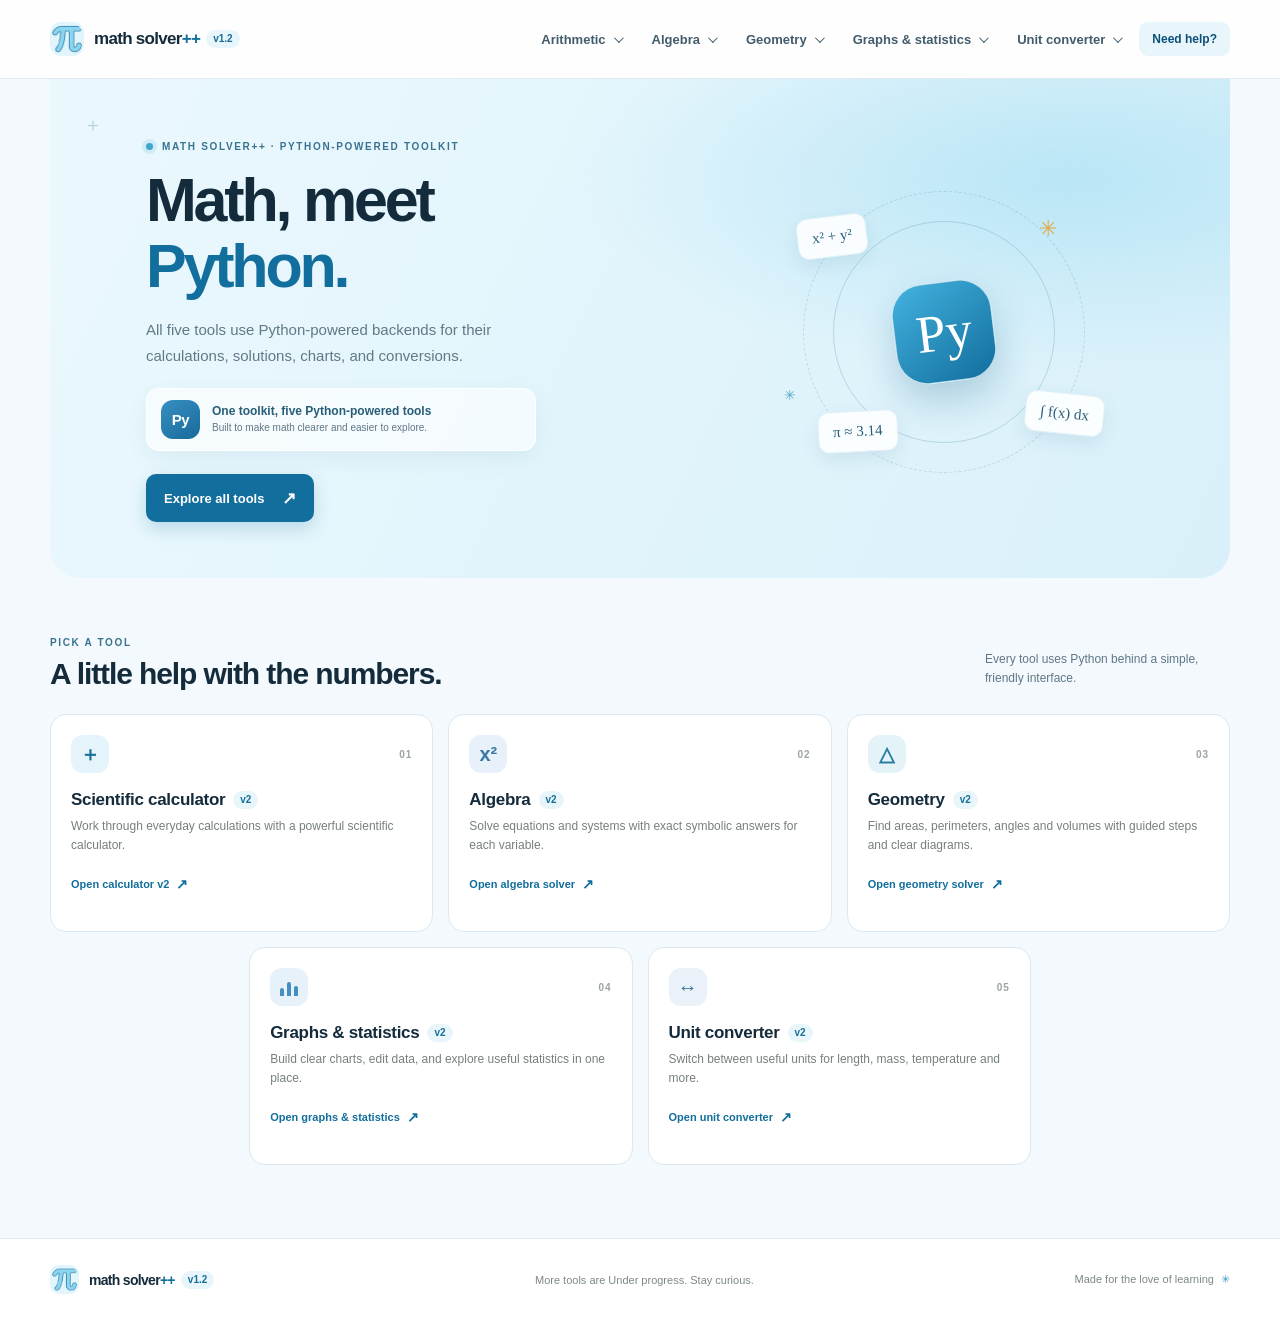
<file: index.html>
<!doctype html>
<html lang="en">
    <head>
        <meta charset="UTF-8" />
        <meta name="viewport" content="width=device-width, initial-scale=1.0" />
        <meta
            name="description"
            content="Math Solver++ v1.2 brings five Python-powered math tools together to help you calculate, solve, visualize, and convert."
        />
        <title>Math Solver++ v1.2 | Python-powered math tools</title>
        <link rel="icon" type="image/png" href="icon.png" />
        <link rel="stylesheet" href="style.css" />
        <script src="script.js" defer></script>
    </head>
    <body>
        <header class="site-header">
            <div class="header-inner">
                <a class="brand" href="/" aria-label="Math Solver++ home">
                    <img class="brand-mark" src="icon.png" alt="" />
                    <span>math solver<span class="brand-plus">++</span></span>
                    <span class="brand-version">v1.2</span>
                </a>

                <button
                    class="menu-toggle"
                    type="button"
                    aria-label="Open navigation menu"
                    aria-expanded="false"
                    aria-controls="primary-navigation"
                >
                    <span></span>
                    <span></span>
                    <span></span>
                </button>

                <nav
                    class="primary-navigation"
                    id="primary-navigation"
                    aria-label="Main navigation"
                >
                    <details class="nav-dropdown">
                        <summary>Arithmetic</summary>
                        <div class="dropdown-menu">
                            <a href="/scientific-calculator"
                                >Scientific calculator · v2</a
                            >
                        </div>
                    </details>
                    <details class="nav-dropdown">
                        <summary>Algebra</summary>
                        <div class="dropdown-menu">
                            <a href="/algebra/">Algebra solver · v2</a>
                        </div>
                    </details>
                    <details class="nav-dropdown">
                        <summary>Geometry</summary>
                        <div class="dropdown-menu">
                            <a href="/geometry/">Geometry solver · v2</a>
                        </div>
                    </details>
                    <details class="nav-dropdown">
                        <summary>Graphs &amp; statistics</summary>
                        <div class="dropdown-menu">
                            <a href="/graph/">Graphs &amp; statistics · v2</a>
                        </div>
                    </details>
                    <details class="nav-dropdown">
                        <summary>Unit converter</summary>
                        <div class="dropdown-menu">
                            <a href="/unit-converter/">Unit converter · v2</a>
                        </div>
                    </details>
                    <a class="nav-help-link" href="/help/">Need help?</a>
                </nav>
            </div>
        </header>

        <main>
            <section class="intro-section">
                <div class="intro-copy">
                    <p class="eyebrow">
                        <span></span> MATH SOLVER++ · PYTHON-POWERED TOOLKIT
                    </p>
                    <h1>Math, meet<br /><span>Python.</span></h1>
                    <p class="intro-text">
                        All five tools use Python-powered backends for their
                        calculations, solutions, charts, and conversions.
                    </p>
                    <div class="python-note">
                        <span class="python-mark" aria-hidden="true">Py</span>
                        <span>
                            <strong>One toolkit, five Python-powered tools</strong>
                            <small>Built to make math clearer and easier to explore.</small>
                        </span>
                    </div>
                    <a class="primary-button" href="#tools-heading">
                        Explore all tools
                        <span aria-hidden="true">↗</span>
                    </a>
                </div>

                <div class="math-art" aria-hidden="true">
                    <span class="art-orbit orbit-one"></span>
                    <span class="art-orbit orbit-two"></span>
                    <span class="art-star star-one">✳</span>
                    <span class="art-star star-two">✳</span>
                    <span class="art-equation equation-one">x² + y²</span>
                    <span class="art-equation equation-two">∫ f(x) dx</span>
                    <span class="art-equation equation-three">π ≈ 3.14</span>
                    <span class="art-center">Py</span>
                </div>
                <span class="intro-decoration" aria-hidden="true">+</span>
            </section>

            <section class="tools-section" aria-labelledby="tools-heading">
                <div class="section-heading">
                    <div>
                        <p class="eyebrow">PICK A TOOL</p>
                        <h2 id="tools-heading">
                            A little help with the numbers.
                        </h2>
                    </div>
                    <p>Every tool uses Python behind a simple, friendly interface.</p>
                </div>

                <div class="tool-grid">
                    <article class="tool-card arithmetic-card">
                        <div class="card-top">
                            <span class="tool-icon" aria-hidden="true">＋</span>
                            <span class="card-number">01</span>
                        </div>
                        <h3 class="tool-title">
                            Scientific calculator
                            <span class="tool-version">v2</span>
                        </h3>
                        <p>
                            Work through everyday calculations with a powerful
                            scientific calculator.
                        </p>
                        <a href="/scientific-calculator" class="card-link">
                            Open calculator v2 <span aria-hidden="true">↗</span>
                        </a>
                    </article>

                    <article class="tool-card algebra-card">
                        <div class="card-top">
                            <span class="tool-icon" aria-hidden="true">x²</span>
                            <span class="card-number">02</span>
                        </div>
                        <h3 class="tool-title">
                            Algebra <span class="tool-version">v2</span>
                        </h3>
                        <p>
                            Solve equations and systems with exact symbolic
                            answers for each variable.
                        </p>
                        <a href="/algebra/" class="card-link">
                            Open algebra solver
                            <span aria-hidden="true">↗</span>
                        </a>
                    </article>

                    <article class="tool-card geometry-card">
                        <div class="card-top">
                            <span class="tool-icon" aria-hidden="true">△</span>
                            <span class="card-number">03</span>
                        </div>
                        <h3 class="tool-title">
                            Geometry <span class="tool-version">v2</span>
                        </h3>
                        <p>
                            Find areas, perimeters, angles and volumes with
                            guided steps and clear diagrams.
                        </p>
                        <a href="/geometry/" class="card-link">
                            Open geometry solver
                            <span aria-hidden="true">↗</span>
                        </a>
                    </article>

                    <article class="tool-card graphs-card">
                        <div class="card-top">
                            <span class="tool-icon bar-icon" aria-hidden="true">
                                <i></i><i></i><i></i>
                            </span>
                            <span class="card-number">04</span>
                        </div>
                        <h3 class="tool-title">
                            Graphs &amp; statistics
                            <span class="tool-version">v2</span>
                        </h3>
                        <p>
                            Build clear charts, edit data, and explore useful
                            statistics in one place.
                        </p>
                        <a href="/graph/" class="card-link">
                            Open graphs &amp; statistics
                            <span aria-hidden="true">↗</span>
                        </a>
                    </article>

                    <article class="tool-card converter-card">
                        <div class="card-top">
                            <span class="tool-icon" aria-hidden="true">↔</span>
                            <span class="card-number">05</span>
                        </div>
                        <h3 class="tool-title">
                            Unit converter <span class="tool-version">v2</span>
                        </h3>
                        <p>
                            Switch between useful units for length, mass,
                            temperature and more.
                        </p>
                        <a href="/unit-converter/" class="card-link">
                            Open unit converter
                            <span aria-hidden="true">↗</span>
                        </a>
                    </article>
                </div>
            </section>
        </main>

        <footer class="site-footer">
            <a class="brand footer-brand" href="/">
                <img class="brand-mark" src="icon.png" alt="" />
                <span>math solver<span class="brand-plus">++</span></span>
                <span class="brand-version">v1.2</span>
            </a>
            <p>More tools are Under progress. Stay curious.</p>
            <span class="footer-note"
                >Made for the love of learning
                <span aria-hidden="true">✳</span></span
            >
        </footer>
    </body>
</html>
</file>
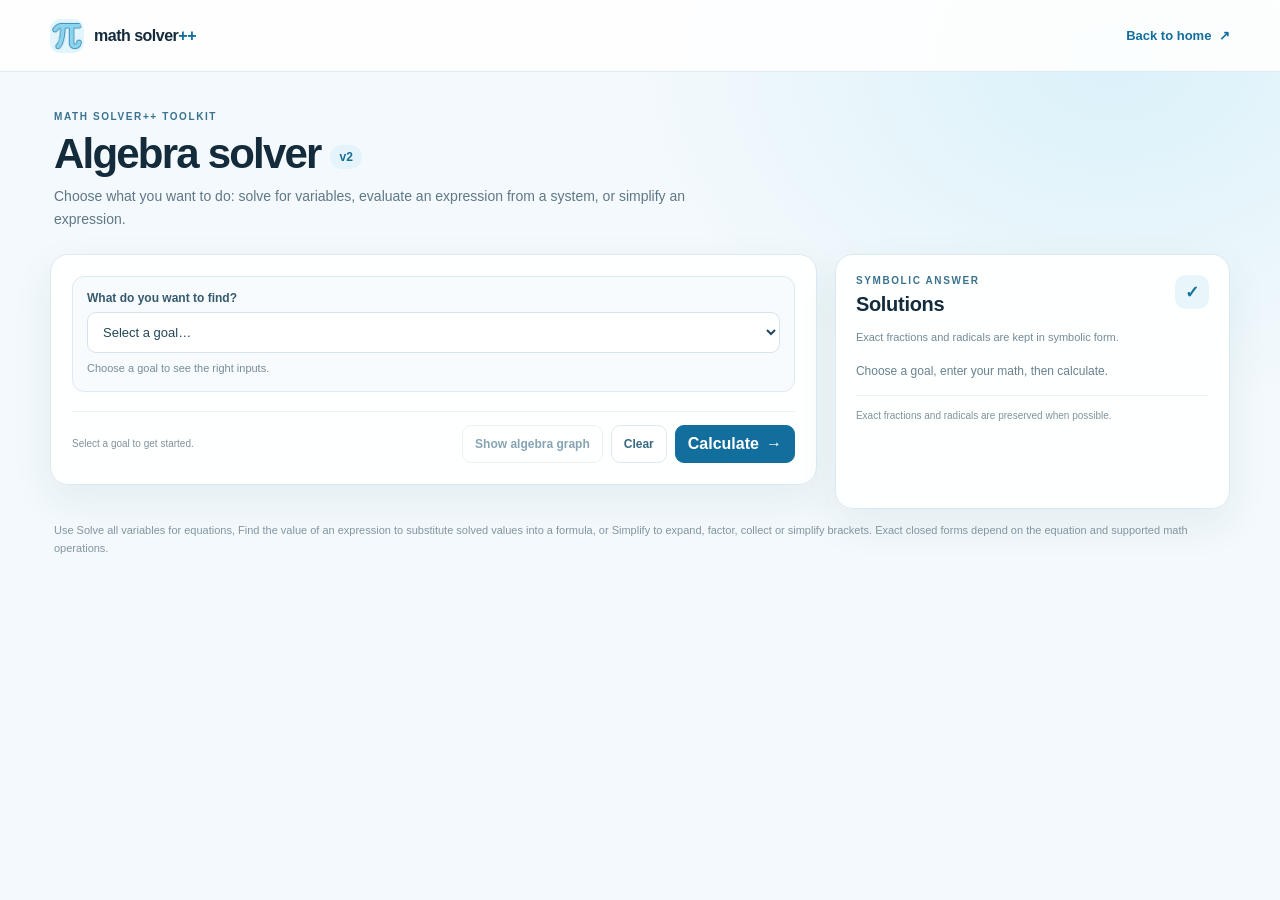
<file: algebra/index.html>
<!doctype html>
<html lang="en">
    <head>
        <meta charset="UTF-8" />
        <meta name="viewport" content="width=device-width, initial-scale=1.0" />
        <meta
            name="description"
            content="Solve equations and systems of equations with Math Solver++ Algebra."
        />
        <title>Algebra Solver v2 | Math Solver++</title>
        <link rel="icon" type="image/png" href="../icon.png" />
        <link rel="stylesheet" href="style.css" />
        <script src="script.js" defer></script>
    </head>
    <body>
        <header class="site-header">
            <a class="brand" href="/">
                <img src="../icon.png" alt="" />
                <span>math solver<span class="brand-plus">++</span></span>
            </a>
            <a class="home-link" href="/"
                >Back to home <span aria-hidden="true">↗</span></a
            >
        </header>

        <main class="page-shell">
            <section class="page-heading">
                <p class="eyebrow">MATH SOLVER++ TOOLKIT</p>
                <h1>Algebra solver <span class="page-version">v2</span></h1>
                <p class="intro">
                    Choose what you want to do: solve for variables, evaluate an
                    expression from a system, or simplify an expression.
                </p>
            </section>

            <section class="workspace" aria-label="Algebra solver">
                <div class="workspace-main">
                    <div class="goal-picker">
                        <label for="goal-mode">What do you want to find?</label>
                        <select id="goal-mode">
                            <option value="">Select a goal…</option>
                            <option value="solve">
                                Find all variable values
                            </option>
                            <option value="evaluate">
                                Find the value of an expression
                            </option>
                            <option value="simplify">
                                Simplify or transform an expression
                            </option>
                        </select>
                        <p id="mode-help">
                            Choose a goal to see the right inputs.
                        </p>
                    </div>

                    <section class="mode-input" id="equation-input" hidden>
                        <div class="equation-heading">
                            <div>
                                <h2 id="equation-heading">Your equations</h2>
                                <p id="equation-description">
                                    Use one equation per line. An expression
                                    without = is treated as equal to zero.
                                </p>
                            </div>
                            <button
                                class="secondary-button"
                                id="add-equation"
                                type="button"
                            >
                                <span aria-hidden="true">＋</span> Add equation
                            </button>
                        </div>

                        <label class="sr-only" for="equations"
                            >Equations, one per line</label
                        >
                        <textarea
                            id="equations"
                            rows="5"
                            spellcheck="false"
                            autocomplete="off"
                            autocapitalize="off"
                            inputmode="none"
                            virtualkeyboardpolicy="manual"
                            placeholder="e.g. 2x + y = 7"
                            aria-describedby="equation-help"
                        ></textarea>
                        <p class="field-help" id="equation-help">
                            Each equation line gets its own colored curve.
                            Example: 2x + y = 7, then x - y = 2.
                        </p>
                        <div class="graph-examples">
                            <label for="graph-example">Try a graph shape</label>
                            <select id="graph-example">
                                <option value="">Choose an example...</option>
                                <option value="circle">Circle</option>
                                <option value="ellipse">Ellipse</option>
                                <option value="parabola">Parabola</option>
                                <option value="hyperbola">Hyperbola</option>
                                <option value="lines">Multiple lines</option>
                            </select>
                            <button
                                class="secondary-button"
                                id="load-graph-example"
                                type="button"
                            >
                                Load and graph
                            </button>
                        </div>
                    </section>

                    <section class="mode-input" id="target-input" hidden>
                        <label class="field-label" for="target-expression">
                            Expression to evaluate
                        </label>
                        <textarea
                            id="target-expression"
                            rows="2"
                            spellcheck="false"
                            autocomplete="off"
                            autocapitalize="off"
                            inputmode="none"
                            virtualkeyboardpolicy="manual"
                            placeholder="e.g. x^2 + y^2"
                        ></textarea>
                        <p class="field-help">
                            The expression is evaluated for every solution of
                            your equation system.
                        </p>
                    </section>

                    <section class="mode-input" id="simplify-input" hidden>
                        <label class="field-label" for="expression-input">
                            Expression to simplify
                        </label>
                        <textarea
                            id="expression-input"
                            rows="3"
                            spellcheck="false"
                            autocomplete="off"
                            autocapitalize="off"
                            inputmode="none"
                            virtualkeyboardpolicy="manual"
                            placeholder="e.g. (x + 1)(x + 2)"
                        ></textarea>
                        <div class="operation-picker">
                            <label for="simplify-operation">Operation</label>
                            <select id="simplify-operation">
                                <option value="simplify">
                                    Simplify expression
                                </option>
                                <option value="expand">Expand brackets</option>
                                <option value="factor">
                                    Factor expression
                                </option>
                                <option value="collect">
                                    Collect like terms
                                </option>
                            </select>
                        </div>
                    </section>

                    <div id="keypad-section" hidden>
                        <div class="editor-toolbar">
                            <div
                                class="keypad-tabs"
                                role="tablist"
                                aria-label="Keypad type"
                            >
                                <button
                                    class="keypad-tab active"
                                    id="numbers-tab"
                                    type="button"
                                    role="tab"
                                    aria-selected="true"
                                    aria-controls="number-keypad"
                                >
                                    1 · Numbers
                                </button>
                                <button
                                    class="keypad-tab"
                                    id="letters-tab"
                                    type="button"
                                    role="tab"
                                    aria-selected="false"
                                    aria-controls="letter-keypad"
                                >
                                    A–Z · Variables
                                </button>
                            </div>
                            <span class="keyboard-note">On-screen keypad</span>
                        </div>

                        <div
                            id="number-keypad"
                            class="keypad"
                            role="tabpanel"
                            aria-labelledby="numbers-tab"
                        >
                            <button type="button" class="key" data-insert="7">
                                7
                            </button>
                            <button type="button" class="key" data-insert="8">
                                8
                            </button>
                            <button type="button" class="key" data-insert="9">
                                9
                            </button>
                            <button
                                type="button"
                                class="key utility"
                                data-action="backspace"
                            >
                                DEL
                            </button>
                            <button
                                type="button"
                                class="key utility"
                                data-action="clear"
                            >
                                AC
                            </button>
                            <button
                                type="button"
                                class="key operator"
                                data-template="fraction"
                            >
                                a⁄b
                            </button>

                            <button type="button" class="key" data-insert="4">
                                4
                            </button>
                            <button type="button" class="key" data-insert="5">
                                5
                            </button>
                            <button type="button" class="key" data-insert="6">
                                6
                            </button>
                            <button
                                type="button"
                                class="key operator"
                                data-insert="*"
                            >
                                ×
                            </button>
                            <button
                                type="button"
                                class="key operator"
                                data-insert="-"
                            >
                                −
                            </button>
                            <button
                                type="button"
                                class="key structure"
                                data-template="mixed"
                            >
                                Mixed fraction
                            </button>

                            <button type="button" class="key" data-insert="1">
                                1
                            </button>
                            <button type="button" class="key" data-insert="2">
                                2
                            </button>
                            <button type="button" class="key" data-insert="3">
                                3
                            </button>
                            <button
                                type="button"
                                class="key operator"
                                data-insert="+"
                            >
                                +
                            </button>
                            <button
                                type="button"
                                class="key operator"
                                data-insert="="
                            >
                                =
                            </button>
                            <button
                                type="button"
                                class="key structure"
                                data-template="root"
                            >
                                ⁿ√
                            </button>

                            <button type="button" class="key" data-insert="0">
                                0
                            </button>
                            <button type="button" class="key" data-insert=".">
                                .
                            </button>
                            <button
                                type="button"
                                class="key structure"
                                data-template="sqrt"
                            >
                                √
                            </button>
                            <button
                                type="button"
                                class="key structure"
                                data-template="power"
                            >
                                xⁿ
                            </button>
                            <button
                                type="button"
                                class="key operator"
                                data-insert="("
                            >
                                (
                            </button>
                            <button
                                type="button"
                                class="key operator"
                                data-insert=")"
                            >
                                )
                            </button>

                            <button
                                type="button"
                                class="key function"
                                data-insert="pi"
                            >
                                π
                            </button>
                            <button
                                type="button"
                                class="key function"
                                data-insert="^"
                            >
                                ^
                            </button>
                            <button
                                type="button"
                                class="key function"
                                data-insert="abs("
                            >
                                abs
                            </button>
                            <button
                                type="button"
                                class="key function"
                                data-insert="factor("
                            >
                                factor
                            </button>
                            <button
                                type="button"
                                class="key function"
                                data-insert="expand("
                            >
                                expand
                            </button>
                            <button
                                type="button"
                                class="key function"
                                data-insert="simplify("
                            >
                                simplify
                            </button>
                        </div>

                        <div
                            id="letter-keypad"
                            class="keypad letter-keypad"
                            role="tabpanel"
                            aria-labelledby="letters-tab"
                            hidden
                        ></div>
                    </div>

                    <div class="actions-row">
                        <p class="keyboard-note" id="action-hint">
                            Select a goal to get started.
                        </p>
                        <div class="action-buttons">
                            <button
                                class="secondary-button"
                                id="graph-algebra"
                                type="button"
                                aria-expanded="false"
                                aria-controls="algebra-graph"
                            >
                                Show algebra graph
                            </button>
                            <button
                                class="secondary-button clear-button"
                                id="clear-equations"
                                type="button"
                            >
                                Clear
                            </button>
                            <button
                                class="solve-button"
                                id="solve-equations"
                                type="button"
                            >
                                <span id="solve-button-label">Calculate</span>
                                <span aria-hidden="true">→</span>
                            </button>
                        </div>
                    </div>
                </div>

                <aside class="answer-card" aria-labelledby="answer-heading">
                    <div class="answer-heading">
                        <div>
                            <p class="eyebrow">SYMBOLIC ANSWER</p>
                            <h2 id="answer-heading">Solutions</h2>
                        </div>
                        <span class="answer-icon" aria-hidden="true">✓</span>
                    </div>
                    <p class="answer-intro">
                        Exact fractions and radicals are kept in symbolic form.
                    </p>
                    <p
                        class="answer-status"
                        id="answer-status"
                        role="status"
                        aria-live="polite"
                    >
                        Choose a goal, enter your math, then calculate.
                    </p>
                    <p
                        class="answer-recommendation"
                        id="answer-recommendation"
                        hidden
                    ></p>
                    <div
                        class="solutions"
                        id="solutions"
                        aria-live="polite"
                    ></div>
                    <p class="answer-footnote">
                        Exact fractions and radicals are preserved when
                        possible.
                    </p>
                </aside>
            </section>

            <section
                class="algebra-graph-card"
                id="algebra-graph"
                aria-labelledby="graph-heading"
                hidden
            >
                <div class="graph-heading">
                    <div>
                        <p class="eyebrow">VISUALISE THE EQUATIONS</p>
                        <h2 id="graph-heading">Algebra graph</h2>
                    </div>
                    <div class="graph-heading-actions">
                        <button
                            class="secondary-button"
                            id="download-algebra-graph"
                            type="button"
                            disabled
                        >
                            Save as PNG
                        </button>
                        <button
                            class="secondary-button"
                            id="close-algebra-graph"
                            type="button"
                        >
                            Hide graph
                        </button>
                    </div>
                </div>
                <p class="graph-description" id="algebra-graph-description">
                    Curves show where each equation equals zero; shared points are solutions.
                </p>
                <p
                    class="graph-status"
                    id="algebra-graph-status"
                    role="status"
                    aria-live="polite"
                ></p>
                <svg
                    class="algebra-graph-svg"
                    id="algebra-graph-svg"
                    viewBox="0 0 800 520"
                    role="img"
                    aria-labelledby="graph-heading"
                ></svg>
                <div class="graph-legend" id="algebra-graph-legend"></div>
            </section>

            <p class="page-footnote">
                Use Solve all variables for equations, Find the value of an
                expression to substitute solved values into a formula, or
                Simplify to expand, factor, collect or simplify brackets. Exact
                closed forms depend on the equation and supported math
                operations.
            </p>
        </main>
    </body>
</html>
</file>
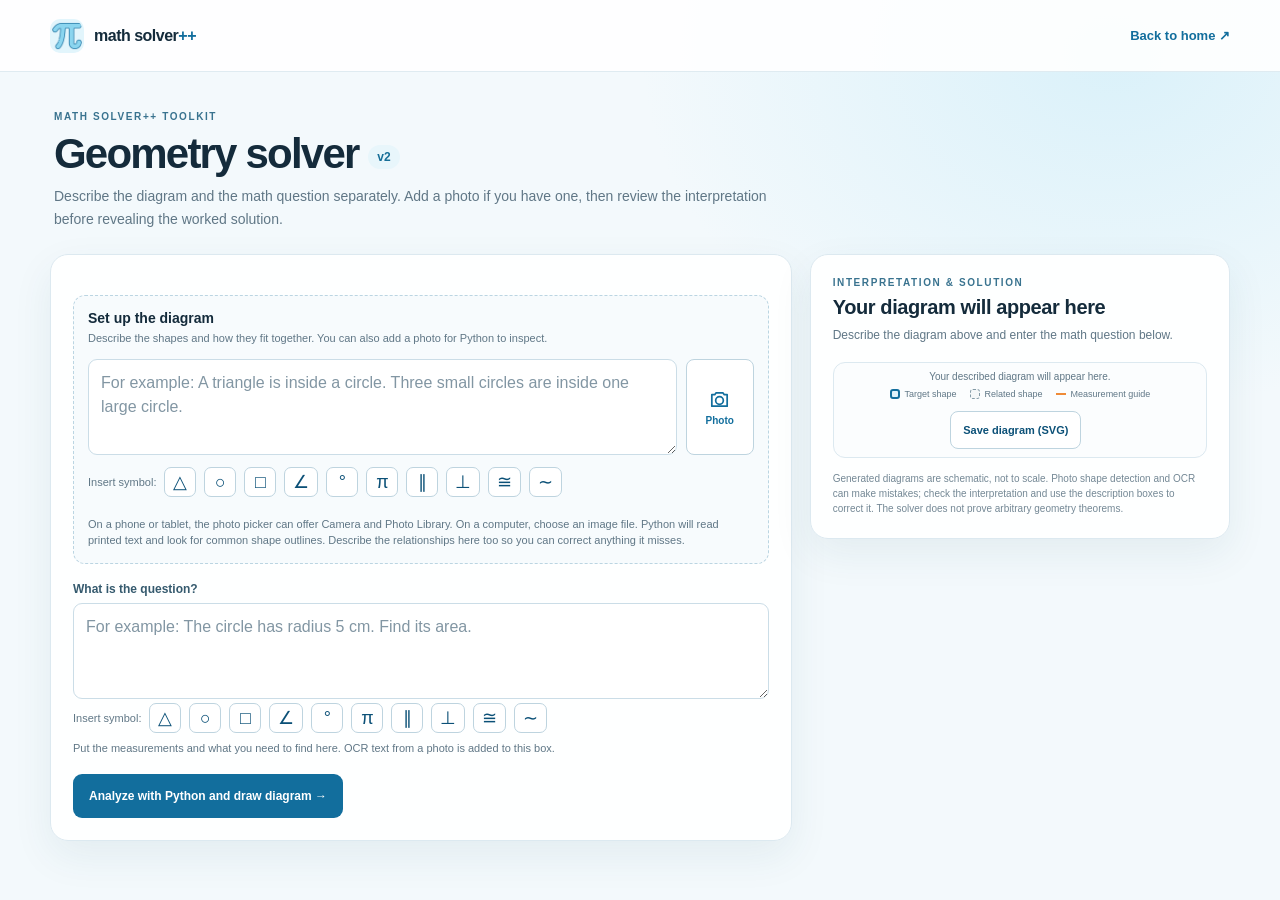
<file: geometry/index.html>
<!doctype html>
<html lang="en">
    <head>
        <meta charset="UTF-8" />
        <meta name="viewport" content="width=device-width, initial-scale=1.0" />
        <meta
            name="description"
            content="Solve common geometry problems with formulas, worked steps and diagrams."
        />
        <title>Geometry Solver v2 | Math Solver++</title>
        <link rel="icon" type="image/png" href="../icon.png" />
        <link rel="stylesheet" href="style.css" />
        <script src="script.js" defer></script>
    </head>
    <body>
        <header class="site-header">
            <a class="brand" href="/">
                <img src="../icon.png" alt="" />
                <span>math solver<span class="brand-plus">++</span></span>
            </a>
            <a class="home-link" href="/">Back to home <span aria-hidden="true">↗</span></a>
        </header>

        <main class="page-shell">
            <section class="page-heading">
                <p class="eyebrow">MATH SOLVER++ TOOLKIT</p>
                <h1>Geometry solver <span class="page-version">v2</span></h1>
                <p class="intro">
                    Describe the diagram and the math question separately.
                    Add a photo if you have one, then review the interpretation
                    before revealing the worked solution.
                </p>
            </section>

            <section class="workspace" aria-label="Geometry solver">
                <div class="workspace-main">
                    <section class="image-input" aria-labelledby="picture-heading">
                        <div>
                            <h2 id="picture-heading">Set up the diagram</h2>
                            <p>
                                Describe the shapes and how they fit together.
                                You can also add a photo for Python to inspect.
                            </p>
                        </div>
                        <div class="diagram-input-row">
                            <label class="visually-hidden" for="diagram-description">
                                Describe the diagram
                            </label>
                            <textarea
                                id="diagram-description"
                                rows="3"
                                placeholder="For example: A triangle is inside a circle. Three small circles are inside one large circle."
                                aria-describedby="diagram-help"
                            ></textarea>
                            <button
                                class="photo-button"
                                id="choose-image"
                                type="button"
                                aria-label="Take a photo or choose one from your gallery"
                                title="Take a photo or choose one from your gallery"
                            >
                                <svg viewBox="0 0 24 24" aria-hidden="true">
                                    <path d="M4 7h3l1.5-2h7L17 7h3v12H4z" />
                                    <circle cx="12" cy="13" r="4" />
                                </svg>
                                <span>Photo</span>
                            </button>
                            <input
                                id="problem-image"
                                type="file"
                                accept="image/*"
                                hidden
                            />
                        </div>
                        <div class="symbol-tools" aria-label="Diagram symbols">
                            <span>Insert symbol:</span>
                            <button
                                class="symbol-button"
                                type="button"
                                data-symbol="△"
                                data-target="diagram-description"
                                aria-label="Insert triangle symbol into diagram description"
                                title="Insert triangle symbol"
                            >△</button>
                            <button
                                class="symbol-button"
                                type="button"
                                data-symbol="○"
                                data-target="diagram-description"
                                aria-label="Insert circle symbol into diagram description"
                                title="Insert circle symbol"
                            >○</button>
                            <button
                                class="symbol-button"
                                type="button"
                                data-symbol="□"
                                data-target="diagram-description"
                                aria-label="Insert square symbol into diagram description"
                                title="Insert square symbol"
                            >□</button>
                            <button
                                class="symbol-button"
                                type="button"
                                data-symbol="∠"
                                data-target="diagram-description"
                                aria-label="Insert angle symbol into diagram description"
                                title="Insert angle symbol"
                            >∠</button>
                            <button
                                class="symbol-button"
                                type="button"
                                data-symbol="°"
                                data-target="diagram-description"
                                aria-label="Insert degree symbol into diagram description"
                                title="Insert degree symbol"
                            >°</button>
                            <button
                                class="symbol-button"
                                type="button"
                                data-symbol="π"
                                data-target="diagram-description"
                                aria-label="Insert pi symbol into diagram description"
                                title="Insert pi symbol"
                            >π</button>
                            <button
                                class="symbol-button"
                                type="button"
                                data-symbol="∥"
                                data-target="diagram-description"
                                aria-label="Insert parallel symbol into diagram description"
                                title="Parallel"
                            >∥</button>
                            <button
                                class="symbol-button"
                                type="button"
                                data-symbol="⊥"
                                data-target="diagram-description"
                                aria-label="Insert perpendicular symbol into diagram description"
                                title="Perpendicular"
                            >⊥</button>
                            <button
                                class="symbol-button"
                                type="button"
                                data-symbol="≅"
                                data-target="diagram-description"
                                aria-label="Insert congruent symbol into diagram description"
                                title="Congruent"
                            >≅</button>
                            <button
                                class="symbol-button"
                                type="button"
                                data-symbol="∼"
                                data-target="diagram-description"
                                aria-label="Insert similar symbol into diagram description"
                                title="Similar"
                            >∼</button>
                        </div>
                        <p class="field-help" id="diagram-help">
                            On a phone or tablet, the photo picker can offer
                            Camera and Photo Library. On a computer, choose an
                            image file. Python will read printed text and look
                            for common shape outlines. Describe the relationships
                            here too so you can correct anything it misses.
                        </p>
                        <img id="image-preview" alt="Preview of the selected problem" hidden />
                        <div class="image-actions" id="image-actions" hidden>
                            <span id="image-status" role="status"></span>
                        </div>
                    </section>

                    <section class="question-input" aria-labelledby="question-heading">
                        <label class="field-label" id="question-heading" for="question">
                            What is the question?
                        </label>
                        <textarea
                            id="question"
                            rows="3"
                            placeholder="For example: The circle has radius 5 cm. Find its area."
                            aria-describedby="question-help"
                        ></textarea>
                        <div class="symbol-tools" aria-label="Question symbols">
                            <span>Insert symbol:</span>
                            <button
                                class="symbol-button"
                                type="button"
                                data-symbol="△"
                                data-target="question"
                                aria-label="Insert triangle symbol into question"
                                title="Insert triangle symbol"
                            >△</button>
                            <button
                                class="symbol-button"
                                type="button"
                                data-symbol="○"
                                data-target="question"
                                aria-label="Insert circle symbol into question"
                                title="Insert circle symbol"
                            >○</button>
                            <button
                                class="symbol-button"
                                type="button"
                                data-symbol="□"
                                data-target="question"
                                aria-label="Insert square symbol into question"
                                title="Insert square symbol"
                            >□</button>
                            <button
                                class="symbol-button"
                                type="button"
                                data-symbol="∠"
                                data-target="question"
                                aria-label="Insert angle symbol into question"
                                title="Insert angle symbol"
                            >∠</button>
                            <button
                                class="symbol-button"
                                type="button"
                                data-symbol="°"
                                data-target="question"
                                aria-label="Insert degree symbol into question"
                                title="Insert degree symbol"
                            >°</button>
                            <button
                                class="symbol-button"
                                type="button"
                                data-symbol="π"
                                data-target="question"
                                aria-label="Insert pi symbol into question"
                                title="Insert pi symbol"
                            >π</button>
                            <button
                                class="symbol-button"
                                type="button"
                                data-symbol="∥"
                                data-target="question"
                                aria-label="Insert parallel symbol into question"
                                title="Parallel"
                            >∥</button>
                            <button
                                class="symbol-button"
                                type="button"
                                data-symbol="⊥"
                                data-target="question"
                                aria-label="Insert perpendicular symbol into question"
                                title="Perpendicular"
                            >⊥</button>
                            <button
                                class="symbol-button"
                                type="button"
                                data-symbol="≅"
                                data-target="question"
                                aria-label="Insert congruent symbol into question"
                                title="Congruent"
                            >≅</button>
                            <button
                                class="symbol-button"
                                type="button"
                                data-symbol="∼"
                                data-target="question"
                                aria-label="Insert similar symbol into question"
                                title="Similar"
                            >∼</button>
                        </div>
                        <p class="field-help" id="question-help">
                            Put the measurements and what you need to find here.
                            OCR text from a photo is added to this box.
                        </p>
                    </section>

                    <div class="solve-row">
                        <button class="primary-button" id="solve" type="button">
                            Analyze with Python and draw diagram
                            <span aria-hidden="true">→</span>
                        </button>
                    </div>
                </div>

                <aside class="answer-card" aria-live="polite">
                    <p class="eyebrow">INTERPRETATION &amp; SOLUTION</p>
                    <h2 id="answer-heading">Your diagram will appear here</h2>
                    <p id="answer-message">
                        Describe the diagram above and enter the math question
                        below.
                    </p>
                    <div class="diagram-wrap">
                        <img id="diagram-image" alt="Python-generated geometry diagram" hidden />
                        <p id="diagram-caption">Your described diagram will appear here.</p>
                        <div class="diagram-legend" aria-label="Diagram legend">
                            <span><i class="legend-target"></i>Target shape</span>
                            <span><i class="legend-context"></i>Related shape</span>
                            <span><i class="legend-measure"></i>Measurement guide</span>
                        </div>
                        <div class="diagram-save-row">
                            <button class="secondary-button" id="save-diagram" type="button">
                                Save diagram (SVG)
                            </button>
                            <span id="diagram-save-status" role="status"></span>
                        </div>
                    </div>
                    <section class="interpretation" id="interpretation" hidden>
                        <h3>What I understood</h3>
                        <ul id="interpretation-items"></ul>
                        <button
                            class="primary-button"
                            id="confirm-interpretation"
                            type="button"
                            hidden
                        >
                            Confirm and reveal steps
                        </button>
                    </section>
                    <section class="explanation" id="explanation" hidden>
                        <h3>Follow the reasoning</h3>
                        <ol id="answer-steps"></ol>
                        <button class="secondary-button" id="next-step" type="button" hidden>
                            Show next step
                        </button>
                    </section>
                    <p class="limitation">
                        Generated diagrams are schematic, not to scale. Photo
                        shape detection and OCR can make mistakes; check the
                        interpretation and use the description boxes to correct
                        it. The solver does not prove arbitrary geometry theorems.
                    </p>
                </aside>
            </section>
        </main>
    </body>
</html>
</file>
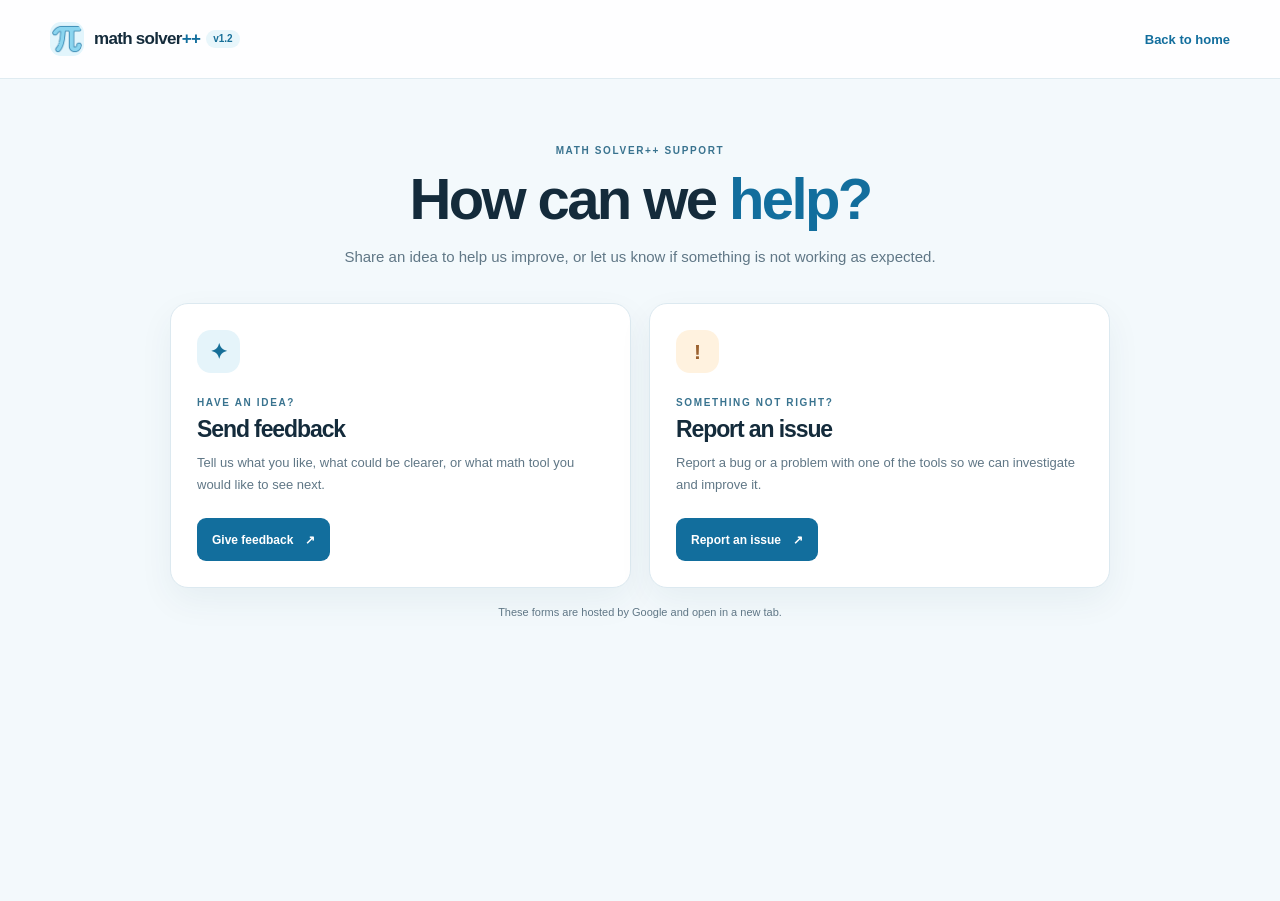
<file: help/index.html>
<!doctype html>
<html lang="en">
    <head>
        <meta charset="UTF-8" />
        <meta name="viewport" content="width=device-width, initial-scale=1.0" />
        <meta
            name="description"
            content="Get help with Math Solver++ or share feedback and report an issue."
        />
        <title>Need help? | Math Solver++</title>
        <link rel="icon" type="image/png" href="/icon.png" />
        <link rel="stylesheet" href="/style.css" />
        <link rel="stylesheet" href="/help/style.css" />
    </head>
    <body>
        <header class="site-header">
            <div class="header-inner">
                <a class="brand" href="/" aria-label="Math Solver++ home">
                    <img class="brand-mark" src="/icon.png" alt="" />
                    <span>math solver<span class="brand-plus">++</span></span>
                    <span class="brand-version">v1.2</span>
                </a>
                <a class="help-home-link" href="/">Back to home</a>
            </div>
        </header>

        <main class="help-shell">
            <section class="help-heading">
                <p class="eyebrow">MATH SOLVER++ SUPPORT</p>
                <h1>How can we <span>help?</span></h1>
                <p>
                    Share an idea to help us improve, or let us know if
                    something is not working as expected.
                </p>
            </section>

            <section class="help-options" aria-label="Help and feedback forms">
                <article class="help-card">
                    <span class="help-icon feedback-icon" aria-hidden="true">✦</span>
                    <p class="eyebrow">HAVE AN IDEA?</p>
                    <h2>Send feedback</h2>
                    <p>
                        Tell us what you like, what could be clearer, or what
                        math tool you would like to see next.
                    </p>
                    <a
                        class="help-button"
                        href="https://docs.google.com/forms/d/e/1FAIpQLSeIz6iXEIVMGh44CxWef_eSwROrhuPNnoi-VeljPFY4ClNw9g/viewform"
                        target="_blank"
                        rel="noopener noreferrer"
                    >
                        Give feedback <span aria-hidden="true">↗</span>
                    </a>
                </article>

                <article class="help-card">
                    <span class="help-icon issue-icon" aria-hidden="true">!</span>
                    <p class="eyebrow">SOMETHING NOT RIGHT?</p>
                    <h2>Report an issue</h2>
                    <p>
                        Report a bug or a problem with one of the tools so we
                        can investigate and improve it.
                    </p>
                    <a
                        class="help-button"
                        href="https://docs.google.com/forms/d/e/1FAIpQLScgWbr1MBTYaGzGyRH30ERydo0RcuTAdG3x6fV0iI3GQAoOcA/viewform"
                        target="_blank"
                        rel="noopener noreferrer"
                    >
                        Report an issue <span aria-hidden="true">↗</span>
                    </a>
                </article>
            </section>

            <p class="forms-note">
                These forms are hosted by Google and open in a new tab.
            </p>
        </main>
    </body>
</html>
</file>
<file: style.css>
:root {
    color-scheme: light;
    --ink: #142b3b;
    --muted: #607786;
    --ocean: #126e9d;
    --ocean-deep: #0b5077;
    --canvas: #f3f9fc;
    --line: #dce9f0;
    font-family: "Segoe UI", sans-serif;
}

* {
    box-sizing: border-box;
}

*:focus-visible {
    outline: 3px solid #69bce5;
    outline-offset: 3px;
}

body {
    margin: 0;
    color: var(--ink);
    background: var(--canvas);
}

a {
    color: inherit;
    text-decoration: none;
}

.site-header {
    position: relative;
    z-index: 5;
    background: rgba(255, 255, 255, 0.9);
    border-bottom: 1px solid rgba(220, 233, 240, 0.9);
}

.header-inner {
    width: min(1180px, calc(100% - 64px));
    min-height: 78px;
    margin: 0 auto;
    display: flex;
    align-items: center;
    justify-content: space-between;
    gap: 36px;
}

.brand {
    display: inline-flex;
    align-items: center;
    gap: 10px;
    flex-shrink: 0;
    font-family: "Segoe UI", sans-serif;
    font-size: 17px;
    font-weight: 800;
    letter-spacing: -0.7px;
}

.brand-mark {
    display: grid;
    width: 34px;
    height: 34px;
    place-items: center;
    padding: 2px;
    background: #e2f5fc;
    border-radius: 11px;
    object-fit: contain;
}

.brand-plus {
    color: var(--ocean);
}

.brand-version,
.tool-version {
    display: inline-flex;
    align-items: center;
    padding: 4px 7px;
    border-radius: 999px;
    color: #176f98;
    background: #e8f6fb;
    font-size: 10px;
    font-weight: 700;
    letter-spacing: 0;
    line-height: 1;
}

.brand-version {
    margin-left: -4px;
}

.primary-navigation {
    display: flex;
    align-items: center;
    gap: 7px;
}

.nav-dropdown {
    position: relative;
}

.nav-dropdown summary {
    display: flex;
    align-items: center;
    gap: 8px;
    padding: 11px 12px;
    border-radius: 9px;
    color: #425c6c;
    font-size: 13px;
    font-weight: 600;
    list-style: none;
    cursor: pointer;
    transition: color 160ms ease, background 160ms ease;
}

.nav-dropdown summary::-webkit-details-marker {
    display: none;
}

.nav-dropdown summary::after {
    width: 6px;
    height: 6px;
    border-right: 1.5px solid currentColor;
    border-bottom: 1.5px solid currentColor;
    content: "";
    transform: rotate(45deg) translateY(-2px);
    transition: transform 160ms ease;
}

.nav-dropdown[open] summary,
.nav-dropdown summary:hover {
    color: var(--ocean);
    background: #edf7fb;
}

.nav-dropdown[open] summary::after {
    transform: rotate(225deg) translate(-2px, -1px);
}

.dropdown-menu {
    position: absolute;
    top: calc(100% + 7px);
    left: 0;
    min-width: 205px;
    padding: 7px;
    border: 1px solid var(--line);
    border-radius: 12px;
    background: #fff;
    box-shadow: 0 14px 35px rgba(24, 67, 91, 0.12);
}

.dropdown-menu a,
.dropdown-menu span {
    display: block;
    padding: 11px 12px;
    border-radius: 7px;
    color: #4c6574;
    font-size: 13px;
    font-weight: 500;
}

.dropdown-menu a:hover {
    color: var(--ocean);
    background: #edf7fb;
}

.dropdown-menu span {
    color: #89928e;
}

.nav-help-link {
    display: inline-flex;
    align-items: center;
    justify-content: center;
    padding: 10px 13px;
    border-radius: 9px;
    color: var(--ocean-deep);
    background: #e8f6fb;
    font-size: 12px;
    font-weight: 700;
    transition: background 160ms ease, transform 160ms ease;
}

.nav-help-link:hover {
    background: #d8eef7;
    transform: translateY(-1px);
}

.menu-toggle {
    display: none;
}

.intro-section {
    position: relative;
    display: flex;
    align-items: center;
    justify-content: space-between;
    width: min(1180px, calc(100% - 64px));
    min-height: 400px;
    margin: 0 auto;
    padding: 62px 7.5% 56px;
    overflow: hidden;
    border-radius: 0 0 30px 30px;
    background:
        radial-gradient(ellipse at 86% 20%, rgba(164, 222, 243, 0.62), transparent 34%),
        linear-gradient(115deg, #eaf8fd 5%, #d9f0fa 100%);
}

.intro-copy {
    position: relative;
    z-index: 1;
    max-width: 510px;
}

.eyebrow {
    margin: 0 0 16px;
    color: #39738f;
    font-size: 10px;
    font-weight: 700;
    letter-spacing: 1.65px;
}

.intro-copy .eyebrow {
    display: flex;
    align-items: center;
    gap: 9px;
}

.intro-copy .eyebrow span {
    width: 7px;
    height: 7px;
    border-radius: 50%;
    background: #40a5d0;
    box-shadow: 0 0 0 4px rgba(64, 165, 208, 0.15);
}

h1,
h2,
h3,
p {
    margin-top: 0;
}

h1,
h2,
h3 {
    font-family: "Segoe UI", sans-serif;
}

h1 {
    margin-bottom: 17px;
    font-size: clamp(42px, 5vw, 61px);
    font-weight: 700;
    letter-spacing: -3.2px;
    line-height: 1.08;
}

h1 span {
    color: var(--ocean);
}

.intro-text {
    max-width: 415px;
    margin-bottom: 27px;
    color: #617987;
    font-size: 15px;
    line-height: 1.75;
}

.python-note {
    display: flex;
    max-width: 390px;
    align-items: center;
    gap: 12px;
    margin: -8px 0 23px;
    padding: 11px 14px;
    border: 1px solid rgba(255, 255, 255, 0.9);
    border-radius: 13px;
    background: rgba(255, 255, 255, 0.62);
    box-shadow: 0 8px 22px rgba(42, 98, 125, 0.07);
}

.python-mark {
    display: grid;
    width: 39px;
    height: 39px;
    flex-shrink: 0;
    place-items: center;
    border-radius: 12px;
    color: #fff;
    background: linear-gradient(145deg, #378fc1, #176b9b);
    font-size: 15px;
    font-weight: 800;
    letter-spacing: -0.5px;
}

.python-note > span:last-child {
    display: grid;
    gap: 3px;
}

.python-note strong {
    color: #285d78;
    font-size: 12px;
}

.python-note small {
    color: #607786;
    font-size: 10px;
    line-height: 1.4;
}

.primary-button {
    display: inline-flex;
    min-height: 48px;
    align-items: center;
    gap: 18px;
    padding: 0 18px;
    border-radius: 10px;
    color: #fff;
    background: var(--ocean);
    box-shadow: 0 7px 17px rgba(18, 110, 157, 0.2);
    font-size: 13px;
    font-weight: 700;
    transition: transform 160ms ease, background 160ms ease;
}

.primary-button:hover {
    background: var(--ocean-deep);
    transform: translateY(-2px);
}

.primary-button span {
    font-size: 17px;
}

.math-art {
    position: relative;
    width: 320px;
    height: 265px;
    margin-right: 3%;
    flex-shrink: 0;
}

.art-orbit {
    position: absolute;
    top: 50%;
    left: 50%;
    width: 222px;
    height: 222px;
    border: 1px solid rgba(32, 113, 154, 0.22);
    border-radius: 50%;
    transform: translate(-50%, -50%);
}

.orbit-two {
    width: 282px;
    height: 282px;
    border-style: dashed;
    border-color: rgba(32, 113, 154, 0.2);
}

.art-center {
    position: absolute;
    top: 50%;
    left: 50%;
    display: grid;
    width: 100px;
    height: 100px;
    place-items: center;
    border: 1px solid rgba(255, 255, 255, 0.7);
    border-radius: 31px;
    color: #fff;
    background: linear-gradient(145deg, #43b2df, #126e9d);
    box-shadow: 0 18px 37px rgba(18, 93, 132, 0.24);
    font-family: Georgia, serif;
    font-size: 53px;
    transform: translate(-50%, -50%) rotate(-7deg);
}

.art-equation {
    position: absolute;
    z-index: 1;
    display: block;
    padding: 11px 14px;
    border: 1px solid rgba(226, 241, 247, 0.95);
    border-radius: 11px;
    color: #285d78;
    background: rgba(255, 255, 255, 0.88);
    box-shadow: 0 7px 18px rgba(42, 98, 125, 0.1);
    font-family: Georgia, serif;
    font-size: 15px;
}

.equation-one {
    top: 17px;
    left: 13px;
    transform: rotate(-7deg);
}

.equation-two {
    right: 0;
    bottom: 30px;
    transform: rotate(6deg);
}

.equation-three {
    bottom: 12px;
    left: 34px;
    transform: rotate(-3deg);
}

.art-star {
    position: absolute;
    color: #e1a94b;
    font-size: 22px;
}

.star-one {
    top: 17px;
    right: 47px;
}

.star-two {
    bottom: 61px;
    left: 0;
    color: #56a8c9;
    font-size: 14px;
}

.intro-decoration {
    position: absolute;
    top: 35px;
    left: 37px;
    color: rgba(57, 115, 143, 0.32);
    font-family: Georgia, serif;
    font-size: 21px;
}

.tools-section {
    width: min(1180px, calc(100% - 64px));
    margin: 0 auto;
    padding: 59px 0 73px;
}

.section-heading {
    display: flex;
    align-items: end;
    justify-content: space-between;
    gap: 24px;
    margin-bottom: 23px;
}

.section-heading .eyebrow {
    margin-bottom: 9px;
}

h2 {
    margin-bottom: 0;
    font-size: clamp(24px, 3vw, 30px);
    letter-spacing: -1.1px;
}

.section-heading > p {
    max-width: 245px;
    margin-bottom: 3px;
    color: var(--muted);
    font-size: 12px;
    line-height: 1.6;
}

.tool-grid {
    display: grid;
    grid-template-columns: repeat(6, minmax(0, 1fr));
    gap: 15px;
}

.tool-card {
    grid-column: span 2;
    min-height: 218px;
    padding: 20px;
    border: 1px solid var(--line);
    border-radius: 16px;
    background: #fff;
    transition: transform 180ms ease, box-shadow 180ms ease;
}

.tool-card:nth-child(4) {
    grid-column: 2 / span 2;
}

.tool-card:hover {
    box-shadow: 0 12px 30px rgba(24, 67, 91, 0.08);
    transform: translateY(-3px);
}

.card-top {
    display: flex;
    align-items: center;
    justify-content: space-between;
    margin-bottom: 17px;
}

.tool-icon {
    display: grid;
    width: 38px;
    height: 38px;
    place-items: center;
    border-radius: 12px;
    color: #176f98;
    background: #e4f4fa;
    font-family: "Segoe UI", sans-serif;
    font-size: 20px;
    font-weight: 700;
}

.algebra-card .tool-icon {
    color: #3a78a8;
    background: #e8f1fa;
}

.geometry-card .tool-icon {
    color: #287ca4;
    background: #e4f3f8;
}

.graphs-card .tool-icon {
    color: #2b79a5;
    background: #e6f1fa;
}

.converter-card .tool-icon {
    color: #3975a0;
    background: #eaf1f8;
}

.bar-icon {
    display: flex;
    align-items: end;
    justify-content: center;
    gap: 3px;
    padding: 10px;
}

.bar-icon i {
    display: block;
    width: 4px;
    border-radius: 2px 2px 0 0;
    background: #438fc0;
}

.bar-icon i:nth-child(1) {
    height: 8px;
}

.bar-icon i:nth-child(2) {
    height: 14px;
}

.bar-icon i:nth-child(3) {
    height: 10px;
}

.card-number {
    color: #9ba5a0;
    font-size: 10px;
    font-weight: 700;
    letter-spacing: 1px;
}

.tool-card h3 {
    margin-bottom: 7px;
    font-size: 17px;
    letter-spacing: -0.3px;
}

.tool-title {
    display: flex;
    align-items: center;
    gap: 8px;
}

.tool-title .tool-version {
    flex-shrink: 0;
}

.tool-card p {
    min-height: 43px;
    margin-bottom: 14px;
    color: #75807c;
    font-size: 12px;
    line-height: 1.6;
}

.card-link,
.coming-soon {
    color: var(--ocean);
    font-size: 11px;
    font-weight: 700;
}

.card-link {
    display: inline-flex;
    align-items: center;
    gap: 7px;
}

.card-link:hover {
    color: var(--ocean-deep);
}

.card-link span {
    font-size: 14px;
}

.coming-soon {
    display: inline-block;
    padding: 6px 9px;
    border-radius: 6px;
    color: #6c8492;
    background: #eef5f8;
    font-weight: 600;
}

.site-footer {
    display: flex;
    min-height: 82px;
    align-items: center;
    justify-content: space-between;
    gap: 20px;
    padding: 18px max(32px, calc((100% - 1180px) / 2));
    border-top: 1px solid var(--line);
    background: #fff;
}

.footer-brand {
    font-size: 14px;
}

.footer-brand .brand-mark {
    width: 29px;
    height: 29px;
    border-radius: 9px;
}

.site-footer p,
.footer-note {
    margin: 0;
    color: #7d8983;
    font-size: 11px;
}

.footer-note span {
    margin-left: 4px;
    color: #399ac4;
}

@media (min-width: 1500px) {
    .intro-section {
        margin-top: 22px;
        border-radius: 30px;
    }
}

@media (max-width: 900px) {
    .header-inner,
    .intro-section,
    .tools-section {
        width: min(100% - 40px, 760px);
    }

    .header-inner {
        gap: 16px;
    }

    .primary-navigation {
        gap: 0;
    }

    .nav-dropdown summary {
        padding: 10px 8px;
        font-size: 12px;
    }

    .intro-section {
        padding-right: 5%;
        padding-left: 6%;
    }

    .math-art {
        width: 270px;
        margin-right: 0;
        transform: scale(0.9);
        transform-origin: center right;
    }

    .tool-card {
        grid-column: span 3;
    }

    .tool-card:nth-child(4) {
        grid-column: span 3;
    }

    .tool-card:nth-child(5) {
        grid-column: 2 / span 4;
    }
}

@media (max-width: 680px) {
    .header-inner {
        position: relative;
        width: calc(100% - 36px);
        min-height: 68px;
    }

    .menu-toggle {
        display: flex;
        width: 42px;
        height: 42px;
        flex-direction: column;
        align-items: center;
        justify-content: center;
        gap: 5px;
        border: 1px solid var(--line);
        border-radius: 11px;
        background: #fff;
        cursor: pointer;
    }

    .menu-toggle span {
        display: block;
        width: 17px;
        height: 2px;
        border-radius: 2px;
        background: #3d6479;
        transition: transform 160ms ease, opacity 160ms ease;
    }

    .menu-toggle[aria-expanded="true"] span:first-child {
        transform: translateY(7px) rotate(45deg);
    }

    .menu-toggle[aria-expanded="true"] span:nth-child(2) {
        opacity: 0;
    }

    .menu-toggle[aria-expanded="true"] span:last-child {
        transform: translateY(-7px) rotate(-45deg);
    }

    .primary-navigation {
        position: absolute;
        top: calc(100% - 1px);
        right: 0;
        left: 0;
        display: none;
        align-items: stretch;
        padding: 10px;
        border: 1px solid var(--line);
        border-radius: 0 0 14px 14px;
        background: #fff;
        box-shadow: 0 16px 25px rgba(24, 67, 91, 0.12);
    }

    .primary-navigation.is-open {
        display: flex;
        flex-direction: column;
    }

    .nav-dropdown summary {
        justify-content: space-between;
        padding: 12px;
        font-size: 13px;
    }

    .nav-help-link {
        margin: 4px 5px 2px;
    }

    .dropdown-menu {
        position: static;
        min-width: 0;
        margin: 0 5px 5px;
        border: 0;
        background: #f3f9fc;
        box-shadow: none;
    }

    .intro-section {
        width: calc(100% - 24px);
        min-height: auto;
        flex-direction: column;
        align-items: flex-start;
        padding: 43px 25px 20px;
        border-radius: 0 0 23px 23px;
    }

    .intro-copy {
        max-width: 100%;
    }

    h1 {
        font-size: clamp(43px, 12vw, 57px);
        letter-spacing: -2.7px;
    }

    .intro-text {
        max-width: 360px;
        font-size: 14px;
    }

    .python-note {
        max-width: 100%;
        margin-top: -6px;
    }

    .math-art {
        width: 280px;
        height: 220px;
        align-self: center;
        margin: 9px 0 -12px;
        transform: scale(0.78);
        transform-origin: center;
    }

    .intro-decoration {
        top: 28px;
        left: auto;
        right: 26px;
    }

    .tools-section {
        width: calc(100% - 36px);
        padding: 46px 0 52px;
    }

    .section-heading {
        display: block;
    }

    .section-heading > p {
        margin-top: 10px;
    }

    .tool-grid {
        grid-template-columns: 1fr;
        gap: 11px;
    }

    .tool-card,
    .tool-card:nth-child(4),
    .tool-card:nth-child(5) {
        grid-column: auto;
        min-height: 0;
        padding: 18px;
    }

    .tool-card p {
        min-height: 0;
    }

    .site-footer {
        align-items: flex-start;
        flex-direction: column;
        gap: 12px;
        padding: 23px 20px;
    }
}

@media (prefers-reduced-motion: reduce) {
    *,
    *::before,
    *::after {
        scroll-behavior: auto !important;
        transition-duration: 0.01ms !important;
    }
}
</file>
<file: algebra/style.css>
:root {
    color-scheme: light;
    --ink: #142b3b;
    --muted: #607786;
    --ocean: #126e9d;
    --deep: #0b5077;
    --line: #dce9f0;
    --canvas: #f3f9fc;
    font-family: "Segoe UI", Arial, sans-serif;
}

* {
    box-sizing: border-box;
}

body {
    min-width: 320px;
    min-height: 100vh;
    margin: 0;
    color: var(--ink);
    background:
        radial-gradient(ellipse at 87% 6%, rgba(181, 229, 246, 0.4), transparent 30%),
        var(--canvas);
}

button,
textarea,
select {
    font: inherit;
}

button {
    -webkit-tap-highlight-color: transparent;
}

:focus-visible {
    outline: 3px solid #65b9e2;
    outline-offset: 3px;
}

[hidden] {
    display: none !important;
}

.site-header {
    display: flex;
    min-height: 72px;
    align-items: center;
    justify-content: space-between;
    gap: 20px;
    padding: 0 max(22px, calc((100% - 1180px) / 2));
    border-bottom: 1px solid rgba(220, 233, 240, 0.9);
    background: rgba(255, 255, 255, 0.9);
}

.brand {
    display: inline-flex;
    align-items: center;
    gap: 10px;
    color: var(--ink);
    font-size: 16px;
    font-weight: 800;
    letter-spacing: -0.5px;
    text-decoration: none;
}

.brand img {
    width: 34px;
    height: 34px;
    padding: 2px;
    border-radius: 10px;
    background: #e2f5fc;
    object-fit: contain;
}

.brand-plus {
    color: var(--ocean);
}

.home-link {
    color: var(--ocean);
    font-size: 13px;
    font-weight: 700;
    text-decoration: none;
}

.home-link:hover {
    color: var(--deep);
}

.home-link span {
    margin-left: 4px;
}

.page-shell {
    width: min(1180px, calc(100% - 40px));
    margin: 0 auto;
    padding: 39px 0 52px;
}

.page-heading {
    margin: 0 0 23px 4px;
}

.eyebrow {
    margin: 0 0 8px;
    color: #39738f;
    font-size: 10px;
    font-weight: 800;
    letter-spacing: 1.6px;
}

h1,
h2,
p {
    margin-top: 0;
}

h1 {
    margin-bottom: 7px;
    font-size: clamp(32px, 5vw, 42px);
    letter-spacing: -1.8px;
}

.page-version {
    display: inline-block;
    padding: 5px 9px;
    border-radius: 999px;
    color: #176f98;
    background: #e4f4fa;
    font-family: "Segoe UI", Arial, sans-serif;
    font-size: 12px;
    font-weight: 700;
    letter-spacing: 0;
    vertical-align: middle;
}

.intro {
    max-width: 700px;
    margin-bottom: 0;
    color: var(--muted);
    font-size: 14px;
    line-height: 1.65;
}

.workspace {
    display: grid;
    grid-template-columns: minmax(0, 1.65fr) minmax(270px, 0.85fr);
    align-items: start;
    gap: 18px;
}

.workspace-main,
.answer-card {
    border: 1px solid var(--line);
    border-radius: 18px;
    background: rgba(255, 255, 255, 0.96);
    box-shadow: 0 15px 40px rgba(29, 75, 99, 0.075);
}

.workspace-main {
    min-width: 0;
    padding: 21px;
}

.goal-picker {
    margin-bottom: 19px;
    padding: 14px;
    border: 1px solid #dceaf1;
    border-radius: 12px;
    background: #f7fbfd;
}

.goal-picker label,
.field-label,
.operation-picker label {
    display: block;
    margin-bottom: 7px;
    color: #355a6e;
    font-size: 12px;
    font-weight: 750;
}

.goal-picker select,
.operation-picker select {
    width: 100%;
    min-height: 41px;
    padding: 0 11px;
    border: 1px solid #d6e5ec;
    border-radius: 9px;
    color: #23475a;
    background: #fff;
    font-size: 13px;
}

.goal-picker p {
    margin: 7px 0 0;
    color: #788c97;
    font-size: 11px;
    line-height: 1.5;
}

.mode-input {
    margin-bottom: 14px;
}

.operation-picker {
    max-width: 300px;
    margin-top: 11px;
}

.equation-heading,
.editor-toolbar,
.actions-row,
.answer-heading {
    display: flex;
    align-items: center;
    justify-content: space-between;
    gap: 14px;
}

.equation-heading {
    margin-bottom: 12px;
}

h2 {
    margin-bottom: 5px;
    font-size: 16px;
    letter-spacing: -0.3px;
}

.equation-heading p,
.field-help {
    margin: 0;
    color: #788c97;
    font-size: 11px;
    line-height: 1.5;
}

.secondary-button,
.solve-button {
    display: inline-flex;
    min-height: 38px;
    flex-shrink: 0;
    align-items: center;
    justify-content: center;
    gap: 7px;
    padding: 0 12px;
    border: 1px solid #dce9f0;
    border-radius: 9px;
    color: #386981;
    background: #fff;
    font-size: 12px;
    font-weight: 700;
    cursor: pointer;
    transition: background 140ms ease, border-color 140ms ease;
}

.secondary-button:hover {
    border-color: #b9dbe9;
    background: #f3fafe;
}

.secondary-button:disabled {
    opacity: 0.6;
    cursor: not-allowed;
}

.secondary-button span {
    font-size: 16px;
}

#equations,
#target-expression,
#expression-input {
    display: block;
    width: 100%;
    min-height: 142px;
    resize: vertical;
    padding: 14px 15px;
    border: 1px solid #d9e7ee;
    border-radius: 11px;
    outline: none;
    color: #18384b;
    background:
        linear-gradient(90deg, #f3f8fb 0, #f3f8fb 38px, transparent 38px),
        repeating-linear-gradient(
            to bottom,
            #fff 0,
            #fff 33px,
            #eaf1f5 34px,
            #fff 35px
        );
    font-family: "Cambria Math", "Times New Roman", serif;
    font-size: 19px;
    line-height: 35px;
    overflow-wrap: anywhere;
    tab-size: 2;
}

#equations:focus,
#target-expression:focus,
#expression-input:focus {
    border-color: #74b9d9;
    box-shadow: 0 0 0 3px rgba(68, 164, 203, 0.12);
}

.field-help {
    margin: 7px 2px 15px;
}

.graph-examples {
    display: flex;
    align-items: center;
    gap: 8px;
    margin: -4px 2px 16px;
}

.graph-examples label {
    color: #355a6e;
    font-size: 11px;
    font-weight: 750;
}

.graph-examples select {
    min-width: 0;
    min-height: 36px;
    flex: 1;
    padding: 0 9px;
    border: 1px solid #d6e5ec;
    border-radius: 8px;
    color: #23475a;
    background: #fff;
    font-size: 11px;
}

.editor-toolbar {
    margin-bottom: 10px;
}

.keypad-tabs {
    display: inline-flex;
    padding: 3px;
    border: 1px solid #e1edf3;
    border-radius: 10px;
    background: #f4f9fc;
}

.keypad-tab {
    min-height: 32px;
    padding: 0 11px;
    border: 0;
    border-radius: 7px;
    color: #66808e;
    background: transparent;
    font-size: 11px;
    font-weight: 700;
    cursor: pointer;
}

.keypad-tab.active {
    color: var(--ocean-deep);
    background: #fff;
    box-shadow: 0 1px 5px rgba(39, 93, 117, 0.13);
}

.keyboard-note {
    color: #80929c;
    font-size: 10px;
}

.keypad {
    display: grid;
    grid-template-columns: repeat(6, minmax(0, 1fr));
    gap: 7px;
}

.keypad[hidden] {
    display: none;
}

.key {
    min-width: 0;
    min-height: 43px;
    padding: 4px;
    border: 1px solid #e0eaf0;
    border-radius: 9px;
    color: #264b5e;
    background: #f7fbfd;
    font-size: 14px;
    font-weight: 650;
    cursor: pointer;
    touch-action: manipulation;
    transition: background 120ms ease, transform 120ms ease;
}

.key:hover {
    background: #eaf6fb;
}

.key:active {
    transform: scale(0.97);
}

.key.operator {
    color: #126e9d;
    background: #edf8fc;
}

.key.structure {
    color: #16658d;
    background: #e7f4fa;
    font-size: 12px;
}

.key.function {
    color: #386981;
    background: #f0f6fa;
    font-size: 11px;
}

.key.utility {
    color: #895b54;
    background: #fcf4f2;
    font-size: 11px;
}

.letter-keypad {
    grid-template-columns: repeat(7, minmax(0, 1fr));
}

.letter-keypad .key {
    min-height: 43px;
    color: #17668d;
    background: #eff8fc;
    font-size: 16px;
}

.actions-row {
    margin-top: 15px;
    padding-top: 13px;
    border-top: 1px solid #edf2f5;
}

.actions-row p {
    margin: 0;
}

.action-buttons {
    display: flex;
    gap: 8px;
}

.solve-button {
    border-color: var(--ocean);
    color: #fff;
    background: var(--ocean);
}

.solve-button:hover {
    border-color: var(--deep);
    background: var(--deep);
}

.solve-button:disabled {
    opacity: 0.65;
    cursor: wait;
}

.solve-button span {
    font-size: 16px;
}

.answer-card {
    min-height: 255px;
    padding: 20px;
}

.algebra-graph-card {
    margin-top: 18px;
    padding: 20px;
    border: 1px solid var(--line);
    border-radius: 18px;
    background: rgba(255, 255, 255, 0.96);
    box-shadow: 0 15px 40px rgba(29, 75, 99, 0.075);
}

.graph-heading {
    display: flex;
    align-items: flex-start;
    justify-content: space-between;
    gap: 14px;
}

.graph-heading-actions {
    display: flex;
    flex-wrap: wrap;
    justify-content: flex-end;
    gap: 8px;
}

.graph-heading h2 {
    margin-bottom: 0;
    font-size: 20px;
}

.graph-description,
.graph-status {
    margin: 12px 0;
    color: var(--muted);
    font-size: 12px;
    line-height: 1.55;
}

.graph-status:empty {
    display: none;
}

.graph-status.error {
    color: #ad4b47;
}

.algebra-graph-svg {
    display: block;
    width: 100%;
    height: auto;
    border: 1px solid #e4edf2;
    border-radius: 12px;
    background: #fbfdfe;
}

.graph-grid-line {
    stroke: #e7eef2;
    stroke-width: 1;
}

.graph-axis {
    stroke: #718895;
    stroke-width: 1.5;
}

.graph-tick {
    fill: #6c8491;
    font-family: "Segoe UI", Arial, sans-serif;
    font-size: 11px;
}

.graph-axis-label {
    fill: #355a6e;
    font-family: "Segoe UI", Arial, sans-serif;
    font-size: 13px;
    font-weight: 700;
}

.graph-identity {
    fill: rgba(18, 110, 157, 0.11);
}

.graph-legend {
    display: flex;
    flex-wrap: wrap;
    gap: 8px 16px;
    margin-top: 12px;
}

.graph-legend-item {
    display: inline-flex;
    align-items: center;
    gap: 7px;
    color: #526e7c;
    font-size: 11px;
}

.graph-legend-swatch {
    width: 17px;
    height: 3px;
    border-radius: 3px;
}

.answer-heading {
    align-items: flex-start;
}

.answer-heading .eyebrow {
    margin-bottom: 7px;
}

.answer-heading h2 {
    margin: 0;
    font-size: 20px;
}

.answer-icon {
    display: grid;
    width: 34px;
    height: 34px;
    place-items: center;
    border-radius: 11px;
    color: #16739d;
    background: #e8f6fb;
    font-size: 17px;
    font-weight: 800;
}

.answer-intro {
    margin: 13px 0 15px;
    color: #748a96;
    font-size: 11px;
    line-height: 1.6;
}

.answer-status {
    margin: 0 0 10px;
    color: #69818f;
    font-size: 12px;
    line-height: 1.5;
}

.answer-status.error {
    color: #ad4b47;
}

.answer-recommendation {
    margin: -4px 0 12px;
    padding: 10px 11px;
    border: 1px solid #f0dfc8;
    border-radius: 9px;
    color: #795a2d;
    background: #fff9ef;
    font-size: 11px;
    line-height: 1.55;
}

.result-card {
    margin-top: 10px;
    padding: 13px;
    border: 1px solid #dcecf2;
    border-radius: 11px;
    background: #f7fbfd;
}

.result-label {
    margin: 0 0 8px;
    color: #78909c;
    font-size: 10px;
    font-weight: 750;
    letter-spacing: 0.7px;
    text-transform: uppercase;
}

.result-value {
    margin: 0;
    overflow-wrap: anywhere;
    color: #193b4e;
    font-family: "Cambria Math", "Times New Roman", serif;
    font-size: 19px;
    font-weight: 650;
    line-height: 1.6;
    white-space: pre-wrap;
}

.solution-card {
    margin-top: 10px;
    padding: 12px;
    border: 1px solid #dcecf2;
    border-radius: 11px;
    background: #f7fbfd;
}

.solution-title {
    margin: 0 0 9px;
    color: #78909c;
    font-size: 10px;
    font-weight: 750;
    letter-spacing: 0.7px;
    text-transform: uppercase;
}

.assignment {
    display: flex;
    align-items: baseline;
    justify-content: space-between;
    gap: 12px;
    padding: 6px 0;
    border-top: 1px solid #e7f0f4;
    font-family: "Cambria Math", "Times New Roman", serif;
    font-size: 16px;
}

.assignment:first-of-type {
    border-top: 0;
}

.assignment-variable {
    color: #126e9d;
    font-weight: 700;
}

.assignment-value {
    overflow-wrap: anywhere;
    color: #193b4e;
    text-align: right;
    white-space: pre-wrap;
}

.answer-footnote {
    margin: 15px 0 0;
    padding-top: 12px;
    border-top: 1px solid #edf2f5;
    color: #82939b;
    font-size: 10px;
    line-height: 1.55;
}

.page-footnote {
    margin: 13px 4px 0;
    color: #83959f;
    font-size: 11px;
    line-height: 1.6;
}

.sr-only {
    position: absolute;
    width: 1px;
    height: 1px;
    padding: 0;
    margin: -1px;
    overflow: hidden;
    clip: rect(0, 0, 0, 0);
    white-space: nowrap;
    border: 0;
}

@media (max-width: 840px) {
    .workspace {
        grid-template-columns: minmax(0, 1fr);
    }

    .answer-card {
        min-height: 0;
    }
}

@media (max-width: 560px) {
    .site-header {
        min-height: 64px;
        padding: 0 15px;
    }

    .page-shell {
        width: calc(100% - 24px);
        padding: 28px 0 38px;
    }

    .workspace-main {
        padding: 14px;
    }

    .equation-heading {
        align-items: flex-start;
    }

    .equation-heading p {
        max-width: 230px;
    }

    .secondary-button {
        min-height: 35px;
        padding: 0 9px;
        font-size: 10px;
    }

    #equations,
    #target-expression,
    #expression-input {
        min-height: 120px;
        padding: 11px 9px 11px 12px;
        background:
            linear-gradient(90deg, #f3f8fb 0, #f3f8fb 25px, transparent 25px),
            repeating-linear-gradient(
                to bottom,
                #fff 0,
                #fff 33px,
                #eaf1f5 34px,
                #fff 35px
            );
        font-size: 17px;
    }

    .editor-toolbar {
        align-items: flex-end;
    }

    .graph-examples {
        align-items: stretch;
        flex-wrap: wrap;
    }

    .graph-examples label {
        width: 100%;
    }

    .graph-examples select {
        flex-basis: 55%;
    }

    .graph-heading {
        align-items: flex-start;
        flex-direction: column;
    }

    .graph-heading-actions {
        width: 100%;
        justify-content: flex-start;
    }

    .keypad-tab {
        padding: 0 8px;
        font-size: 10px;
    }

    .keypad {
        gap: 5px;
    }

    .key {
        min-height: 39px;
        border-radius: 7px;
        font-size: 13px;
    }

    .key.structure,
    .key.function,
    .key.utility {
        font-size: 10px;
    }

    .letter-keypad {
        grid-template-columns: repeat(6, minmax(0, 1fr));
    }

    .actions-row {
        align-items: flex-start;
        flex-direction: column;
    }

    .action-buttons {
        width: 100%;
    }

    .action-buttons button {
        flex: 1;
    }

    .algebra-graph-card {
        margin-top: 12px;
        padding: 13px;
        border-radius: 13px;
    }

    .algebra-graph-svg {
        min-height: 200px;
    }

    .graph-tick {
        font-size: 12px;
    }
}

@media (prefers-reduced-motion: reduce) {
    *,
    *::before,
    *::after {
        scroll-behavior: auto !important;
        transition-duration: 0.01ms !important;
    }
}
</file>
<file: geometry/style.css>
:root {
    color-scheme: light;
    --ink: #142b3b;
    --muted: #607786;
    --ocean: #126e9d;
    --deep: #0b5077;
    --line: #dce9f0;
    --canvas: #f3f9fc;
    font-family: "Segoe UI", Arial, sans-serif;
}

* {
    box-sizing: border-box;
}

body {
    min-width: 320px;
    min-height: 100vh;
    margin: 0;
    color: var(--ink);
    background:
        radial-gradient(ellipse at 87% 6%, rgba(181, 229, 246, 0.4), transparent 30%),
        var(--canvas);
}

button,
textarea {
    font: inherit;
}

button,
label {
    -webkit-tap-highlight-color: transparent;
}

:focus-visible {
    outline: 3px solid #65b9e2;
    outline-offset: 3px;
}

[hidden] {
    display: none !important;
}

.site-header {
    display: flex;
    min-height: 72px;
    align-items: center;
    justify-content: space-between;
    gap: 20px;
    padding: 0 max(22px, calc((100% - 1180px) / 2));
    border-bottom: 1px solid rgba(220, 233, 240, 0.9);
    background: rgba(255, 255, 255, 0.9);
}

.brand {
    display: inline-flex;
    align-items: center;
    gap: 10px;
    color: var(--ink);
    font-size: 16px;
    font-weight: 800;
    letter-spacing: -0.5px;
    text-decoration: none;
}

.brand img {
    width: 34px;
    height: 34px;
    padding: 2px;
    border-radius: 10px;
    background: #e2f5fc;
    object-fit: contain;
}

.brand-plus {
    color: var(--ocean);
}

.home-link {
    color: var(--ocean);
    font-size: 13px;
    font-weight: 700;
    text-decoration: none;
}

.page-shell {
    width: min(1180px, calc(100% - 40px));
    margin: 0 auto;
    padding: 39px 0 52px;
}

.page-heading {
    margin: 0 0 23px 4px;
}

.eyebrow {
    margin: 0 0 8px;
    color: #39738f;
    font-size: 10px;
    font-weight: 800;
    letter-spacing: 1.6px;
}

h1,
h2,
h3,
p {
    margin-top: 0;
}

h1 {
    margin-bottom: 7px;
    font-size: clamp(32px, 5vw, 42px);
    letter-spacing: -1.8px;
}

.page-version {
    display: inline-block;
    padding: 5px 9px;
    border-radius: 999px;
    color: #176f98;
    background: #e8f6fb;
    font-size: 12px;
    font-weight: 700;
    letter-spacing: 0;
    vertical-align: middle;
}

.intro {
    max-width: 720px;
    margin-bottom: 0;
    color: var(--muted);
    font-size: 14px;
    line-height: 1.65;
}

.workspace {
    display: grid;
    grid-template-columns: minmax(0, 1.5fr) minmax(280px, 0.85fr);
    align-items: start;
    gap: 18px;
}

.workspace-main,
.answer-card {
    min-width: 0;
    padding: 22px;
    border: 1px solid var(--line);
    border-radius: 18px;
    background: rgba(255, 255, 255, 0.96);
    box-shadow: 0 15px 40px rgba(29, 75, 99, 0.075);
}

.field-label {
    display: block;
    margin-bottom: 7px;
    color: #355a6e;
    font-size: 12px;
    font-weight: 700;
}

textarea {
    width: 100%;
    border: 1px solid #cbdde7;
    border-radius: 9px;
    color: var(--ink);
    background: #fff;
}

textarea {
    min-height: 82px;
    padding: 11px 12px;
    resize: vertical;
    line-height: 1.5;
}

textarea::placeholder {
    color: #8296a3;
}

.field-help {
    margin: 7px 0 0;
    color: var(--muted);
    font-size: 11px;
    line-height: 1.5;
}

.image-input {
    display: grid;
    gap: 12px;
    margin: 18px 0;
    padding: 14px;
    border: 1px dashed #bbd5e2;
    border-radius: 12px;
    background: #f7fbfd;
}

.image-input h2 {
    margin-bottom: 4px;
    font-size: 14px;
}

.image-input p {
    margin-bottom: 0;
    color: var(--muted);
    font-size: 11px;
    line-height: 1.5;
}

.diagram-input-row {
    display: grid;
    grid-template-columns: minmax(0, 1fr) 68px;
    align-items: stretch;
    gap: 9px;
}

.diagram-input-row textarea {
    min-height: 82px;
}

.symbol-tools {
    display: flex;
    flex-wrap: wrap;
    align-items: center;
    gap: 8px;
    color: var(--muted);
    font-size: 11px;
}

.symbol-button {
    min-width: 32px;
    min-height: 30px;
    padding: 2px 8px;
    border: 1px solid #bed4df;
    border-radius: 7px;
    color: var(--deep);
    background: #fff;
    font-size: 18px;
    line-height: 1;
    cursor: pointer;
}

.symbol-button:hover {
    border-color: #85b8cf;
    background: #eff8fc;
}

.visually-hidden {
    position: absolute;
    width: 1px;
    height: 1px;
    overflow: hidden;
    clip: rect(0, 0, 0, 0);
    white-space: nowrap;
    clip-path: inset(50%);
}

.photo-button,
.secondary-button {
    display: inline-flex;
    min-height: 38px;
    align-items: center;
    justify-content: center;
    padding: 8px 12px;
    border: 1px solid #bed4df;
    border-radius: 8px;
    color: var(--deep);
    background: #fff;
    font-size: 11px;
    font-weight: 700;
    cursor: pointer;
}

.photo-button {
    flex-direction: column;
    gap: 4px;
    align-self: stretch;
    color: var(--ocean);
}

.photo-button:hover {
    border-color: #85b8cf;
    background: #eff8fc;
}

.photo-button svg {
    width: 23px;
    height: 23px;
    fill: none;
    stroke: currentColor;
    stroke-linecap: round;
    stroke-linejoin: round;
    stroke-width: 1.8;
}

.photo-button span {
    font-size: 10px;
    font-weight: 700;
}

.question-input {
    margin: 18px 0;
}

.question-input textarea {
    min-height: 82px;
}

#image-preview {
    max-width: 100%;
    max-height: 250px;
    justify-self: start;
    border-radius: 8px;
    object-fit: contain;
}

.image-actions {
    display: flex;
    align-items: center;
    flex-wrap: wrap;
    gap: 10px;
}

#image-status {
    color: var(--muted);
    font-size: 11px;
}

.solve-row {
    display: flex;
    align-items: center;
    justify-content: space-between;
    flex-wrap: wrap;
    gap: 13px;
}

.primary-button {
    min-height: 44px;
    padding: 11px 16px;
    border: 0;
    border-radius: 9px;
    color: #fff;
    background: var(--ocean);
    font-size: 12px;
    font-weight: 700;
    cursor: pointer;
}

.primary-button:hover {
    background: var(--deep);
}

.answer-card h2 {
    margin-bottom: 7px;
    font-size: 20px;
    letter-spacing: -0.4px;
}

#answer-message {
    margin-bottom: 15px;
    color: var(--muted);
    font-size: 12px;
    line-height: 1.55;
}

.answer-card h3 {
    margin-bottom: 8px;
    font-size: 13px;
}

.interpretation {
    margin-top: 17px;
    padding: 13px;
    border: 1px solid #d5e7ef;
    border-radius: 11px;
    background: #f5fafc;
}

#interpretation-items {
    display: grid;
    gap: 7px;
    margin: 0 0 12px;
    padding-left: 18px;
    color: #456172;
    font-size: 11px;
    line-height: 1.5;
}

#answer-steps {
    display: grid;
    gap: 7px;
    padding-left: 20px;
    color: #456172;
    font-size: 11px;
    line-height: 1.5;
}

.explanation {
    margin-top: 19px;
}

.conclusion-step {
    padding: 10px;
    border-radius: 8px;
    color: #174e6b;
    background: #eaf6fb;
    font-weight: 700;
}

.secondary-button:disabled {
    color: #607786;
    background: #f0f5f7;
    cursor: default;
}

.diagram-wrap {
    margin-top: 17px;
    padding: 8px;
    border: 1px solid var(--line);
    border-radius: 12px;
    background: #fbfdfe;
}

#diagram-image {
    display: block;
    width: 100%;
    min-height: 170px;
    max-height: 360px;
    object-fit: contain;
}

#diagram-caption {
    margin: 0;
    color: var(--muted);
    font-size: 10px;
    text-align: center;
}

.diagram-legend {
    display: flex;
    justify-content: center;
    flex-wrap: wrap;
    gap: 7px 13px;
    margin-top: 7px;
    color: var(--muted);
    font-size: 9px;
}

.diagram-save-row {
    display: flex;
    align-items: center;
    justify-content: center;
    flex-wrap: wrap;
    gap: 8px;
    margin-top: 12px;
}

#diagram-save-status {
    color: var(--muted);
    font-size: 10px;
}

.diagram-legend span {
    display: inline-flex;
    align-items: center;
    gap: 5px;
}

.diagram-legend i {
    display: inline-block;
    width: 10px;
    height: 10px;
    border-radius: 3px;
}

.legend-target {
    border: 2px solid #126e9d;
    background: #dff3fb;
}

.legend-context {
    border: 1.5px dashed #839aa6;
    background: #f4f7f8;
}

.legend-measure {
    height: 2px !important;
    border-radius: 0 !important;
    background: #ef8b38;
}

.limitation {
    margin: 13px 0 0;
    color: #748895;
    font-size: 10px;
    line-height: 1.5;
}

.shape {
    fill: #e9f6fc;
    stroke: #1678a5;
    stroke-linecap: round;
    stroke-linejoin: round;
    stroke-width: 3;
}

.target-shape {
    fill: #dff3fb;
    stroke: #126e9d;
    stroke-linejoin: round;
    stroke-width: 3.2;
}

.context-shape {
    fill: #f4f7f8;
    stroke: #839aa6;
    stroke-dasharray: 4 3;
    stroke-linejoin: round;
    stroke-width: 2.5;
}

.shape-outline {
    fill: none;
    stroke: #126e9d;
    stroke-linecap: round;
    stroke-linejoin: round;
    stroke-width: 3;
}

.diagram-point {
    fill: #ef8b38;
    stroke: #fff;
    stroke-width: 1.5;
}

.dimension {
    fill: none;
    stroke: #ef8b38;
    stroke-dasharray: 5 4;
    stroke-width: 2;
}

.diagram-label {
    fill: #31576d;
    font-family: "Segoe UI", Arial, sans-serif;
    font-size: 13px;
    font-weight: 700;
}

.angle-mark {
    fill: none;
    stroke: #ef8b38;
    stroke-width: 2;
}

@media (max-width: 800px) {
    .workspace {
        grid-template-columns: 1fr;
    }

    .answer-card {
        order: 1;
    }
}

@media (max-width: 520px) {
    .site-header {
        min-height: 62px;
        padding: 0 18px;
    }

    .page-shell {
        width: min(100% - 28px, 600px);
        padding-top: 28px;
    }

    .workspace-main,
    .answer-card {
        padding: 16px;
    }

    .diagram-input-row {
        grid-template-columns: minmax(0, 1fr) 60px;
    }

}
</file>
<file: help/style.css>
.help-home-link {
    color: var(--ocean);
    font-size: 13px;
    font-weight: 700;
}

.help-home-link:hover {
    color: var(--ocean-deep);
}

.help-shell {
    width: min(940px, calc(100% - 40px));
    min-height: calc(100vh - 78px);
    margin: 0 auto;
    padding: 66px 0 56px;
}

.help-heading {
    max-width: 650px;
    margin: 0 auto 34px;
    text-align: center;
}

.help-heading .eyebrow {
    margin-bottom: 12px;
}

.help-heading h1 {
    margin-bottom: 13px;
    font-size: clamp(38px, 6vw, 58px);
    letter-spacing: -2.6px;
}

.help-heading h1 span {
    color: var(--ocean);
}

.help-heading > p:last-child {
    margin-bottom: 0;
    color: var(--muted);
    font-size: 15px;
    line-height: 1.7;
}

.help-options {
    display: grid;
    grid-template-columns: repeat(2, minmax(0, 1fr));
    gap: 18px;
}

.help-card {
    display: flex;
    min-height: 280px;
    flex-direction: column;
    align-items: flex-start;
    padding: 26px;
    border: 1px solid var(--line);
    border-radius: 18px;
    background: #fff;
    box-shadow: 0 13px 35px rgba(24, 67, 91, 0.06);
}

.help-icon {
    display: grid;
    width: 43px;
    height: 43px;
    place-items: center;
    margin-bottom: 24px;
    border-radius: 14px;
    font-size: 21px;
    font-weight: 800;
}

.feedback-icon {
    color: #176f98;
    background: #e5f4fa;
}

.issue-icon {
    color: #9c6230;
    background: #fff2df;
}

.help-card .eyebrow {
    margin-bottom: 8px;
}

.help-card h2 {
    margin-bottom: 9px;
    font-size: 23px;
}

.help-card > p:not(.eyebrow) {
    margin-bottom: 22px;
    color: var(--muted);
    font-size: 13px;
    line-height: 1.7;
}

.help-button {
    display: inline-flex;
    min-height: 43px;
    align-items: center;
    gap: 12px;
    margin-top: auto;
    padding: 0 15px;
    border-radius: 9px;
    color: #fff;
    background: var(--ocean);
    font-size: 12px;
    font-weight: 700;
    transition: background 160ms ease, transform 160ms ease;
}

.help-button:hover {
    background: var(--ocean-deep);
    transform: translateY(-1px);
}

.forms-note {
    margin: 18px 0 0;
    color: var(--muted);
    font-size: 11px;
    text-align: center;
}

@media (max-width: 620px) {
    .help-shell {
        padding: 48px 0;
    }

    .help-heading {
        margin-bottom: 25px;
    }

    .help-options {
        grid-template-columns: 1fr;
    }

    .help-card {
        min-height: 0;
        padding: 22px;
    }

    .help-icon {
        margin-bottom: 18px;
    }
}
</file>
